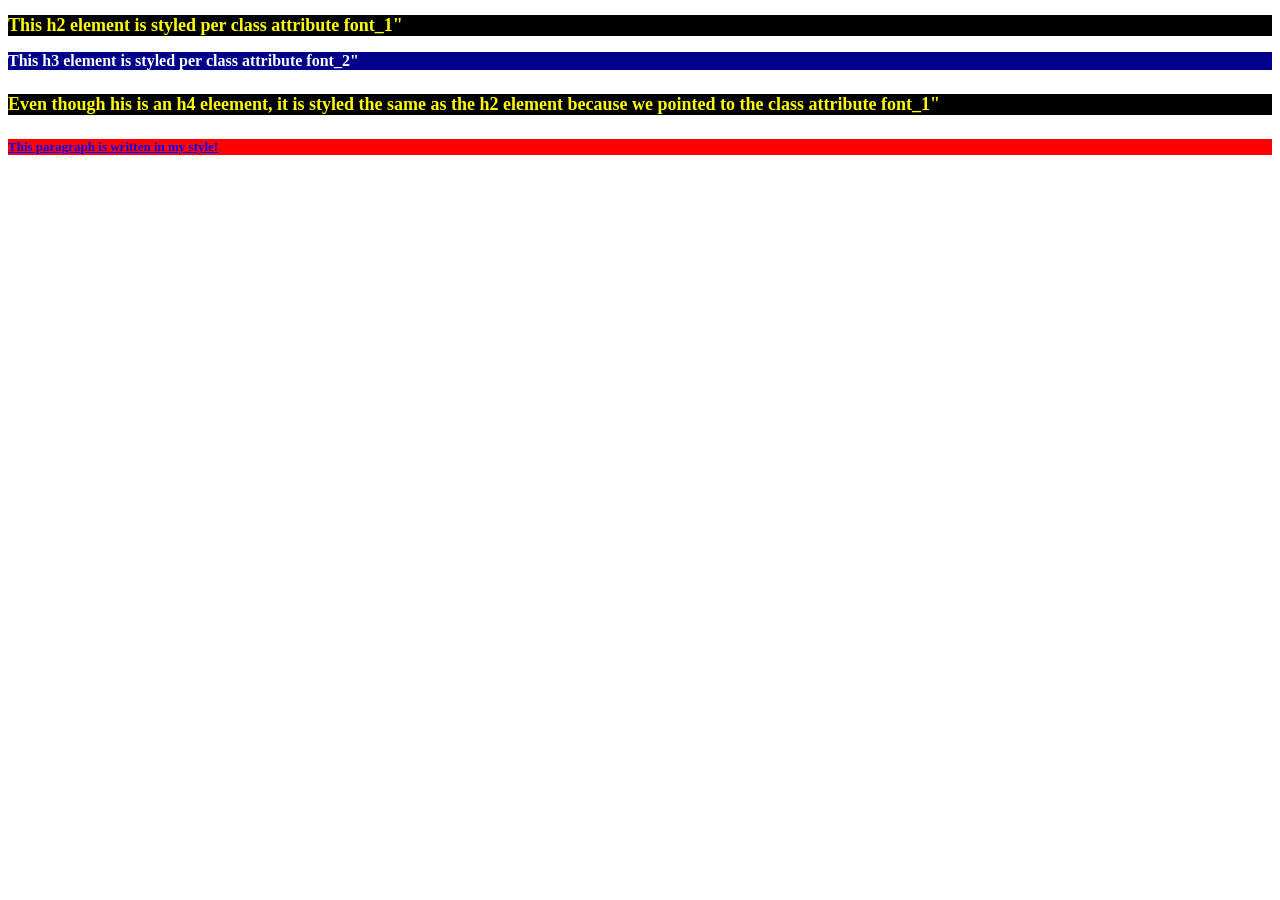
<file: Basic HTML_CSS Files/Basic_HTML_and_CSS_1.html>
<!DOCTYPE HTML>
<html>
  <body>
    <style>
    .font_1 {
      background-color: black;
      color: yellow;
      font-size: large;
    }

    .font_2 {
      background-color: darkblue;
      color: white;
      font-size: medium;
    }

    .My_Style {
      background-color: red;
      color: blue;
      text-decoration: underline;
      font-weight: bold;
      font-size: small;
    }
    </style>

<h2 class="font_1">This h2 element is styled per class attribute font_1"</h2>
<h3 class="font_2">This h3 element is styled per class attribute font_2"</h2>
<h4 class="font_1">Even though his is an h4 eleement, it is styled the same as the h2 element because we pointed to the class attribute font_1"</h4>
<p class="My_Style">This paragraph is written in my style!</p>
</body>
</html>
</file>
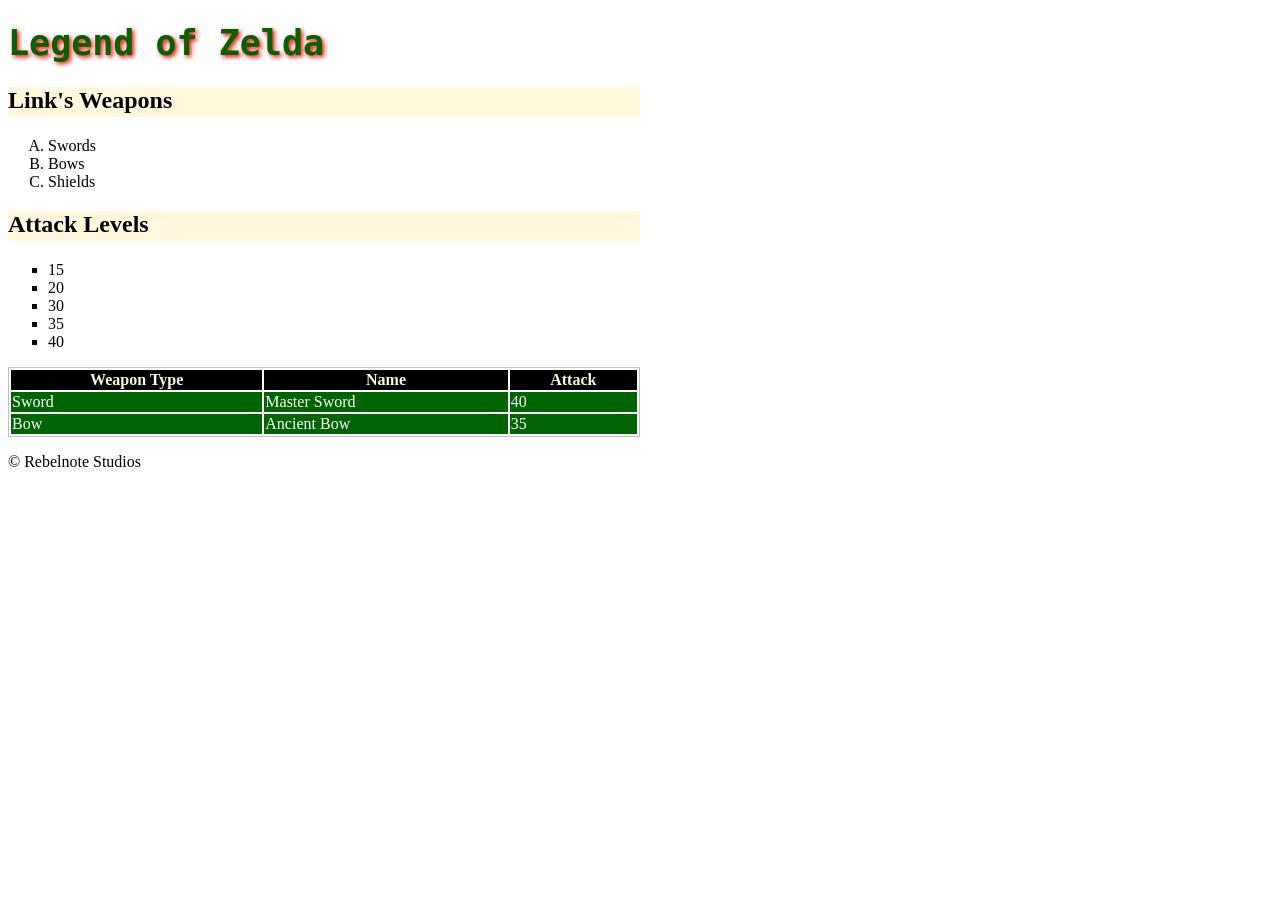
<file: Basic HTML_CSS Files/Basic_HTML_and_CSS_5.html>
<!DOCTYPE HTML>
<html lang-"en">
<link rel="stylesheet" type="text/css" href="Basic_HTML_CSS_5.css">
  <body>
    <h1>Legend of Zelda</h1>
    <h2>Link's Weapons</h2>
      <ol>
        <li>Swords</li>
        <li>Bows</li>
        <li>Shields</li>
      </ol>

      <h2>Attack Levels</h2>
      <ul>
        <li>15</li>
        <li>20</li>
        <li>30</li>
        <li>35</li>
        <li>40</li>
      </ul>
    <table style="width:50%">
      <tr>
        <th>Weapon Type</th>
        <th>Name</th>
        <th>Attack</th>
      </tr>
      <tr>
        <td>Sword</td>
        <td>Master Sword</td>
        <td>40</td>
      </tr>
      <tr>
        <td>Bow</td>
        <td>Ancient Bow</td>
        <td>35</td>
      </tr>
    </table>
  </body>
  <footer>
    <p>&copy; Rebelnote Studios</p>
  </footer>
</html>
</file>
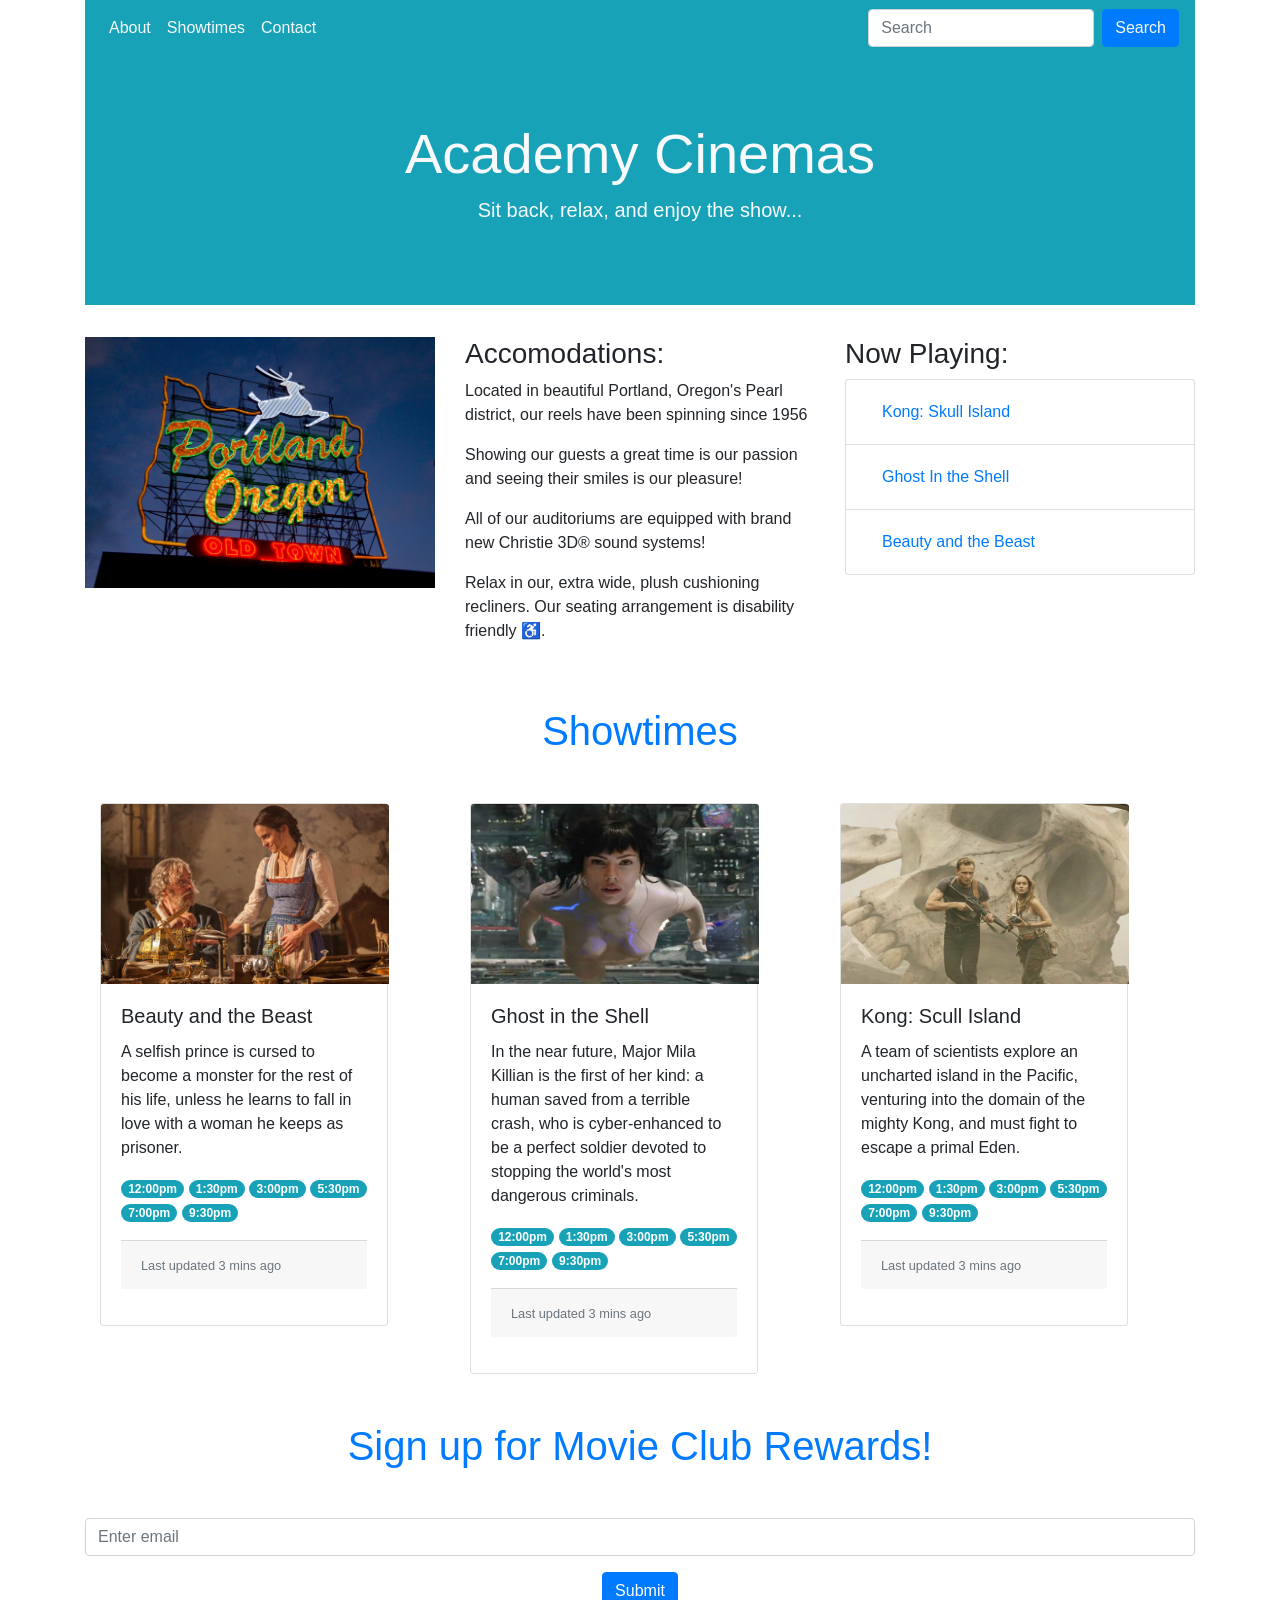
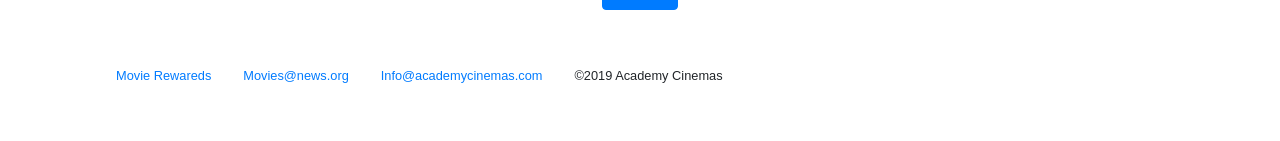
<file: bootstrap4_project/academy_cinemas.html>
<!doctype html>
<html lang="en">
  <head>
    <!-- Required meta tags -->
    <meta charset="utf-8">
    <meta name="viewport" content="width=device-width, initial-scale=1, shrink-to-fit=no">

    <!-- Bootstrap CSS -->
    <link rel="stylesheet" href="https://stackpath.bootstrapcdn.com/bootstrap/4.3.1/css/bootstrap.min.css" integrity="sha384-ggOyR0iXCbMQv3Xipma34MD+dH/1fQ784/j6cY/iJTQUOhcWr7x9JvoRxT2MZw1T" crossorigin="anonymous">

    <title>Academy Cinemas</title>
  </head>
  <body>
      <div class="container">
        <nav class="navbar navbar-expand-lg navbar-light bg-info">            
            <div class="collapse navbar-collapse" id="navbarSupportedContent">
                <ul class="navbar-nav mr-auto">
                    <li class="nav-item active">
                        <a class="nav-link text-light" href="#about">About</a>
                    </li>
                    <li class="nav-item active">
                        <a class="nav-link text-light" href="#showtimes">Showtimes</a>
                    </li>
                    <li class="nav-item active">
                        <a class="nav-link text-light" href="#contact">Contact</a>
                    </li>
                </ul>
                <form class="form-inline my-2 my-lg-0">
                <input class="form-control mr-sm-2" type="search" placeholder="Search" aria-label="Search">
                <button class="btn btn-primary my-2 my-sm-0 text-light" type="submit">Search</button>
                </form>
            </div>
        </nav>

        <div class="jumbotron jumbotron-fluid bg-info text-center">
            <div class="container">
                 <h1 class="display-4 text-light">Academy Cinemas</h1>
                 <p class="lead text-light">Sit back, relax, and enjoy the show...</p>
            </div>
        </div>
      </div>

      <div class="container">
        <div class="row">


            <div class="col-sm">
                <img class="img-fluid" src="./images/pdx.jpg" alt=""/>
            </div>


                <div class="col-sm" id="About">
                    <h3>Accomodations:</h3>
                    <p>Located in beautiful Portland, Oregon's Pearl district, our reels have been spinning since 1956</p>
                    <p>Showing our guests a great time is our passion and seeing their smiles is our pleasure!</p>
                    <p>All of our auditoriums are equipped with brand new Christie 3D&reg; sound systems!</p>
                    <p>Relax in our, extra wide, plush cushioning recliners. Our seating arrangement is disability friendly &#9855;.</p>
                </div>


            <div class="col-sm">
                <h3>Now Playing:</h3>
                <ul class="list-group">
                    <li class="list-group-item">
                        <a class="nav-link" href="a">Kong: Skull Island</a>
                    </li>
                    <li class="list-group-item">
                        <a class="nav-link" href="a">Ghost In the Shell</a>
                    </li>
                    <li class="list-group-item">
                         <a class="nav-link" href="a">Beauty and the Beast</a>
                    </li>
                </ul>
            </div>

        </div>

        <!-- SHOWTIMES-->
        <section id="showtimes">
            <h1 class="text-center text-primary my-5">Showtimes</h1>
            <div class="container">
                <div class="row">
                    <div class="col-sm">
                        <div class="card" style="width: 18rem;">
                            <img src="./images/beautyandthebeast.jpg" class="card-img-top" style="width: 18rem; height: 180px;" alt="...">
                            <div class="card-body">
                                <h5 class="card-title">Beauty and the Beast</h5>
                                <p class="card-text">A selfish prince is cursed to become a monster for the rest of his life, unless he learns to fall in love with a woman he keeps as prisoner.</p>
                                <span class="badge badge-pill badge-info">12:00pm</span>
                                <span class="badge badge-pill badge-info">1:30pm</span>
                                <span class="badge badge-pill badge-info">3:00pm</span>
                                <span class="badge badge-pill badge-info">5:30pm</span>
                                <span class="badge badge-pill badge-info">7:00pm</span>
                                <span class="badge badge-pill badge-info">9:30pm</span>
                                <div class="card-footer my-3">
                                    <small class="text-muted">Last updated 3 mins ago</small>
                                </div>
                            </div>
                        </div>

                    </div>
                    <div class="col-sm">
                            <div class="card" style="width: 18rem;">
                                <img src="./images/ghostintheshell.jpg" class="card-img-top" style="width: 18rem; height: 180px;" alt="...">
                                <div class="card-body">
                                    <h5 class="card-title">Ghost in the Shell</h5>
                                    <p class="card-text">In the near future, Major Mila Killian is the first of her kind: a human saved from a terrible crash, who is cyber-enhanced to be a perfect soldier devoted to stopping the world's most dangerous criminals.</p>
                                    <span class="badge badge-pill badge-info">12:00pm</span>
                                    <span class="badge badge-pill badge-info">1:30pm</span>
                                    <span class="badge badge-pill badge-info">3:00pm</span>
                                    <span class="badge badge-pill badge-info">5:30pm</span>
                                    <span class="badge badge-pill badge-info">7:00pm</span>
                                    <span class="badge badge-pill badge-info">9:30pm</span>
                                    <div class="card-footer my-3">
                                        <small class="text-muted">Last updated 3 mins ago</small>
                                    </div>
                                </div>
                            </div>
                    </div>
                    <div class="col-sm">
                            <div class="card" style="width: 18rem;">
                                <img src="./images/kongskullisland.jpg" class="card-img-top" style="width: 18rem; height: 180px;" alt="...">
                                <div class="card-body">
                                    <h5 class="card-title">Kong: Scull Island</h5>
                                    <p class="card-text">A team of scientists explore an uncharted island in the Pacific, venturing into the domain of the mighty Kong, and must fight to escape a primal Eden.</p>
                                    <span class="badge badge-pill badge-info">12:00pm</span>
                                    <span class="badge badge-pill badge-info">1:30pm</span>
                                    <span class="badge badge-pill badge-info">3:00pm</span>
                                    <span class="badge badge-pill badge-info">5:30pm</span>
                                    <span class="badge badge-pill badge-info">7:00pm</span>
                                    <span class="badge badge-pill badge-info">9:30pm</span>
                                    <div class="card-footer my-3">
                                        <small class="text-muted">Last updated 3 mins ago</small>
                                    </div>
                                </div>
                            </div>
                    </div>
                </div>
            </div>
        </section>

        <!-- SHOWTIMES-->
        
       <section id="contact">
            <div class="text-center">
                <form>
                    <h1 class="text-primary my-5">Sign up for Movie Club Rewards!</h1>
                    <div class="form-group">
                        <input type="email" class="form-control" id="exampleInputEmail1" aria-describedby="emailHelp" placeholder="Enter email">
                    </div>
                    <button type="submit" class="btn btn-primary">Submit</button>
                </form>
            </div>
        </section>

            <div class="container my-5">
                <ul class="nav nav-line">
                    <li class="nav-item">
                        <small><a class="nav-link active" href="a">Movie Rewareds</a></small>
                    </li>
                    <li class="nav-item">
                        <small><a class="nav-link active" href="a">Movies@news.org</a></small>
                    </li>
                    <li class="nav-item">
                         <small><a class="nav-link active" href="a">Info@academycinemas.com</a></small>
                    </li>
                    <li class="nav-item">
                         <small><a class="nav-link">&copy;2019 Academy Cinemas</a></small>
                    </li>
                </ul>
            </div>
     </div>


    <!-- Optional JavaScript -->
    <!-- jQuery first, then Popper.js, then Bootstrap JS -->
    <script src="https://code.jquery.com/jquery-3.3.1.slim.min.js" integrity="sha384-q8i/X+965DzO0rT7abK41JStQIAqVgRVzpbzo5smXKp4YfRvH+8abtTE1Pi6jizo" crossorigin="anonymous"></script>
    <script src="https://cdnjs.cloudflare.com/ajax/libs/popper.js/1.14.7/umd/popper.min.js" integrity="sha384-UO2eT0CpHqdSJQ6hJty5KVphtPhzWj9WO1clHTMGa3JDZwrnQq4sF86dIHNDz0W1" crossorigin="anonymous"></script>
    <script src="https://stackpath.bootstrapcdn.com/bootstrap/4.3.1/js/bootstrap.min.js" integrity="sha384-JjSmVgyd0p3pXB1rRibZUAYoIIy6OrQ6VrjIEaFf/nJGzIxFDsf4x0xIM+B07jRM" crossorigin="anonymous"></script>
  </body>
</html>
</file>
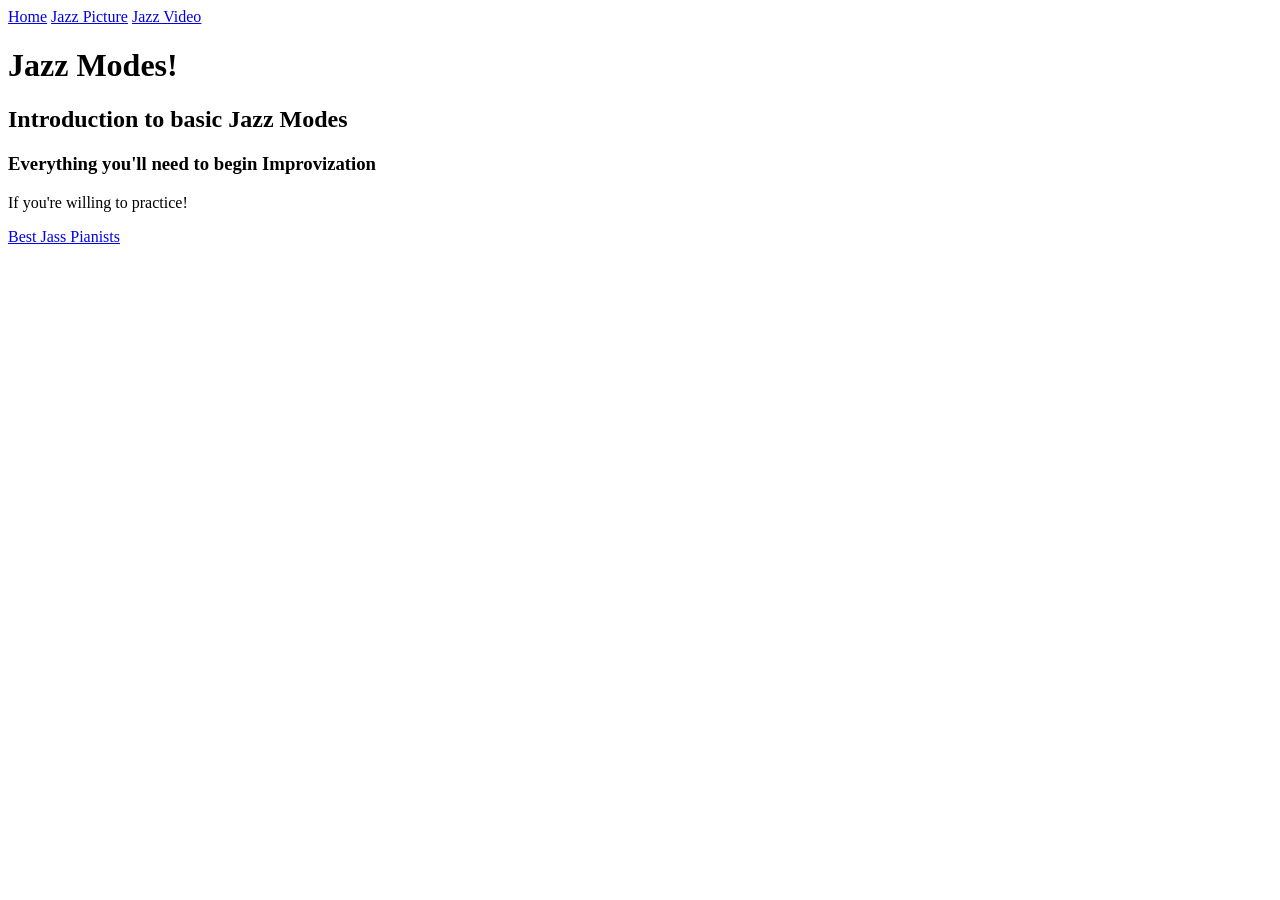
<file: HTML documents/hello-world.html>
<!DOCTYPE HTML>
<html lang ="en">
  <head>
    <title> Matt's Website</title>
    <meta charset=utf-8">
  </head>
  <body>
    <nav>
      <a href="hello-world.html">Home</a>
      <a href="jazzpiano.html">Jazz Picture</a>
      <a href="Spalding_Video.html">Jazz Video</a>
    </nav>

    <header>
      <main>
        <h1>Jazz Modes!</h1>
        <h2>Introduction to basic Jazz Modes</h2>
      </main>
      <h3>Everything you'll need to begin Improvization</h3>
        <p>If you're willing to practice!</p>
        <p><a href="https://www.libertyparkmusic.com/best-jazz-pianists/">Best Jass Pianists</a></p>
    </header>

  </body>
  <footer>
  </footer>
</html>
</file>
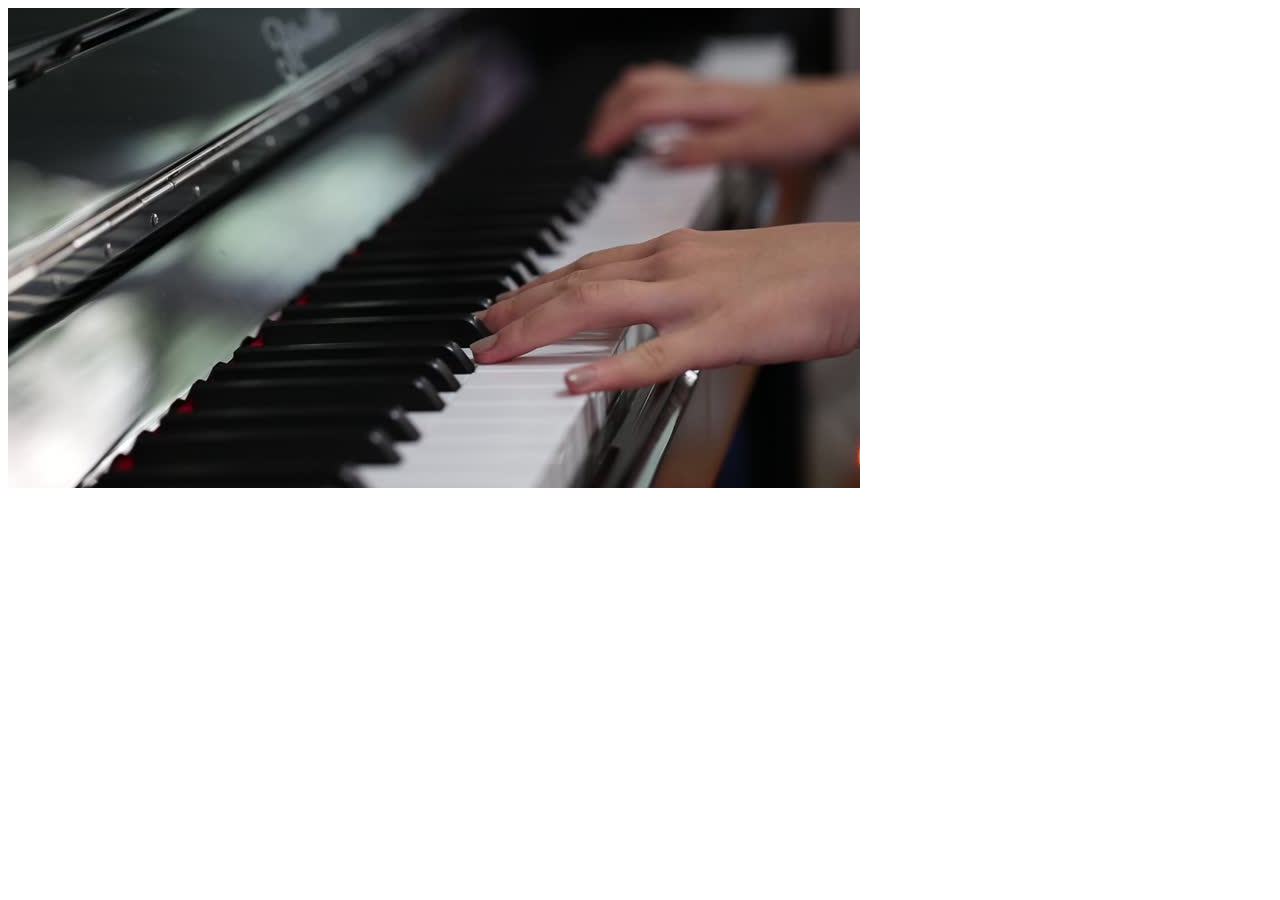
<file: HTML documents/jazzpiano.html>
<!DOCTYPE HTML>
<html lang ="en">
  <head>
    <title> Matt's Website</title>
    <meta charset=utf-8">
  </head>
  <body>

    <header>
      <main>
        <img src="jazzpiano.jpg">
      </main>
    </header>

  </body>
  <footer>
  </footer>
</html>
</file>
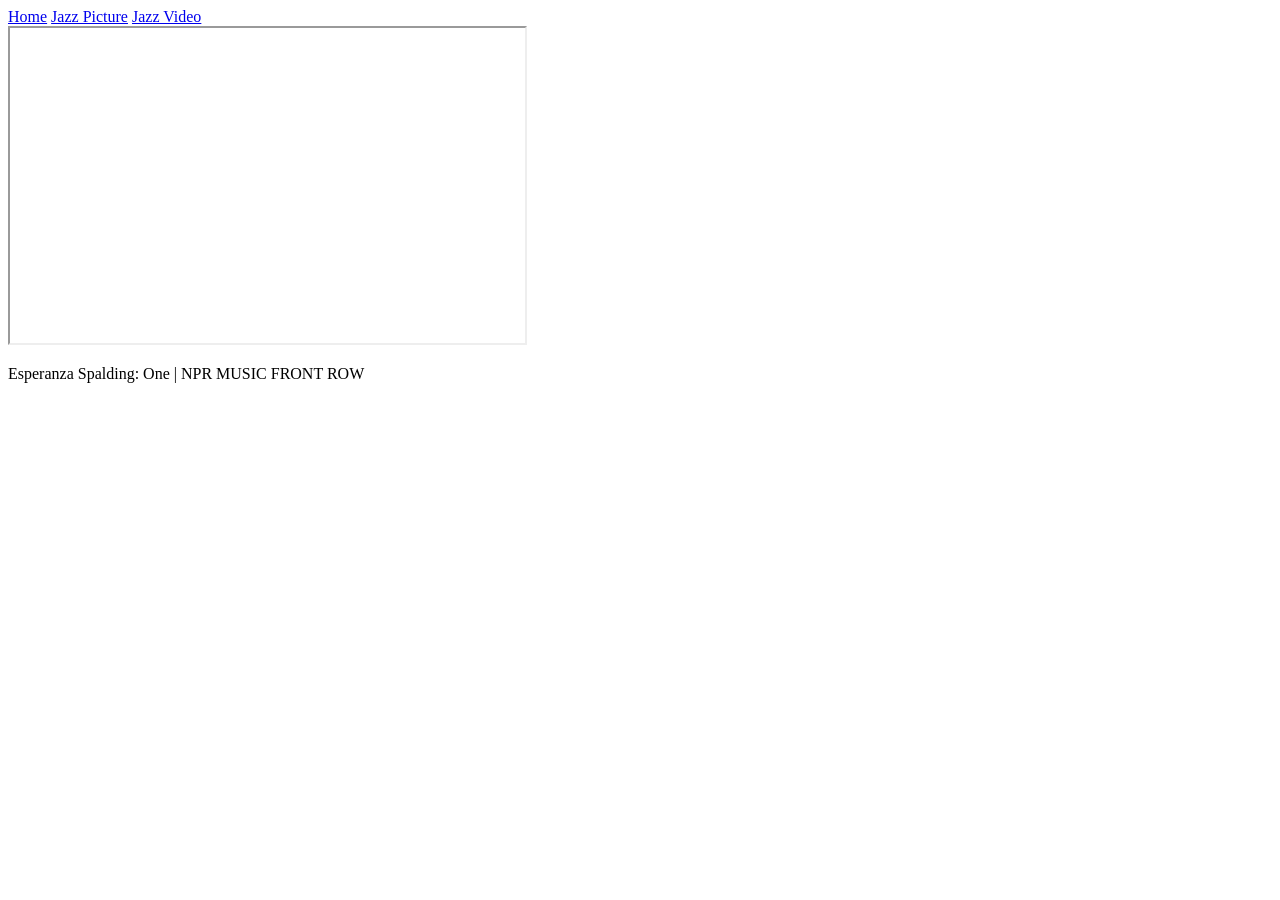
<file: HTML documents/Spalding_Video.html>
<!DOCTYPE HTML>
<html lang ="en">
  <head>
    <title> Matt's Website</title>
    <meta charset=utf-8">
  </head>
  <body>
    <nav>
      <a href="hello-world.html">Home</a>
      <a href="jazzpiano.html">Jazz Picture</a>
      <a href="Spalding_Video.html">Jazz Video</a>
    </nav>

    <header>
      <main>
        <iframe width="515" height="315"
          src="https://www.youtube.com/embed/5V_nqdv8YZc">
        </iframe>
        <p>Esperanza Spalding: One | NPR MUSIC FRONT ROW</p>
      </main>
    </header>

  </body>
  <footer>
  </footer>
</html>
</file>
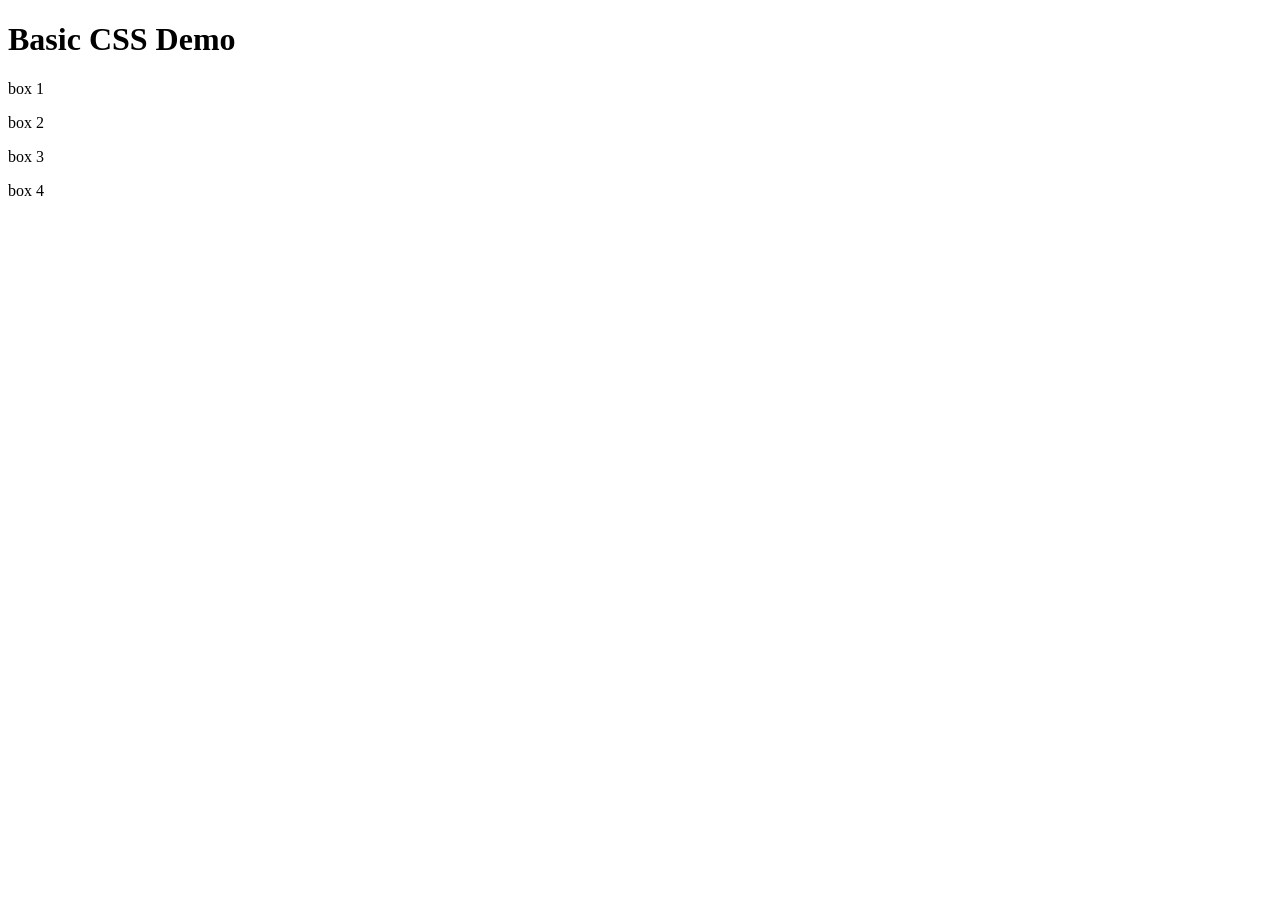
<file: Project 1/Basic_HTML_Template.html>
<!DOCTYPE html>
<html lang="en">
    <head>
        <meta charset="stf-8">
        <title>Basic HTML Template</title>
    </head>
    <body>

        <div>
            <h1>Basic CSS Demo</h1>
        </div>
       
        <div class ="container">
            <div class="squares">
                <p>box 1</p>
            </div>
 
            <div class="squares">
                <p>box 2</p>
            </div>

            <div class="squares">
                <p>box 3</p>
            </div>

            <div class="squares">
                <p>box 4</p>
            </div>
        </div>
        
    </body>
</html>
</file>
<file: Basic HTML_CSS Files/Basic_HTML_CSS_5.css>
h1 {
  color: darkgreen;
  font-family: monospace;
  font-size: 35px;
  text-shadow: 2px 2px 4px #ff0000;
}

h2 {
  background-color: cornsilk;
  width: 50%;
  height: 30px;
}

ol {
  list-style-type: upper-alpha;
}

ul {
  list-style-type: square;
}

table {
  border: 1px solid silver;
}
td:hover {
  background-color: lightgreen;
  color: black;
}
tr, th {
  background-color: black;
  color: cornsilk;
}

tr, td {
background-color: darkgreen;
color: white;
}
</file>
